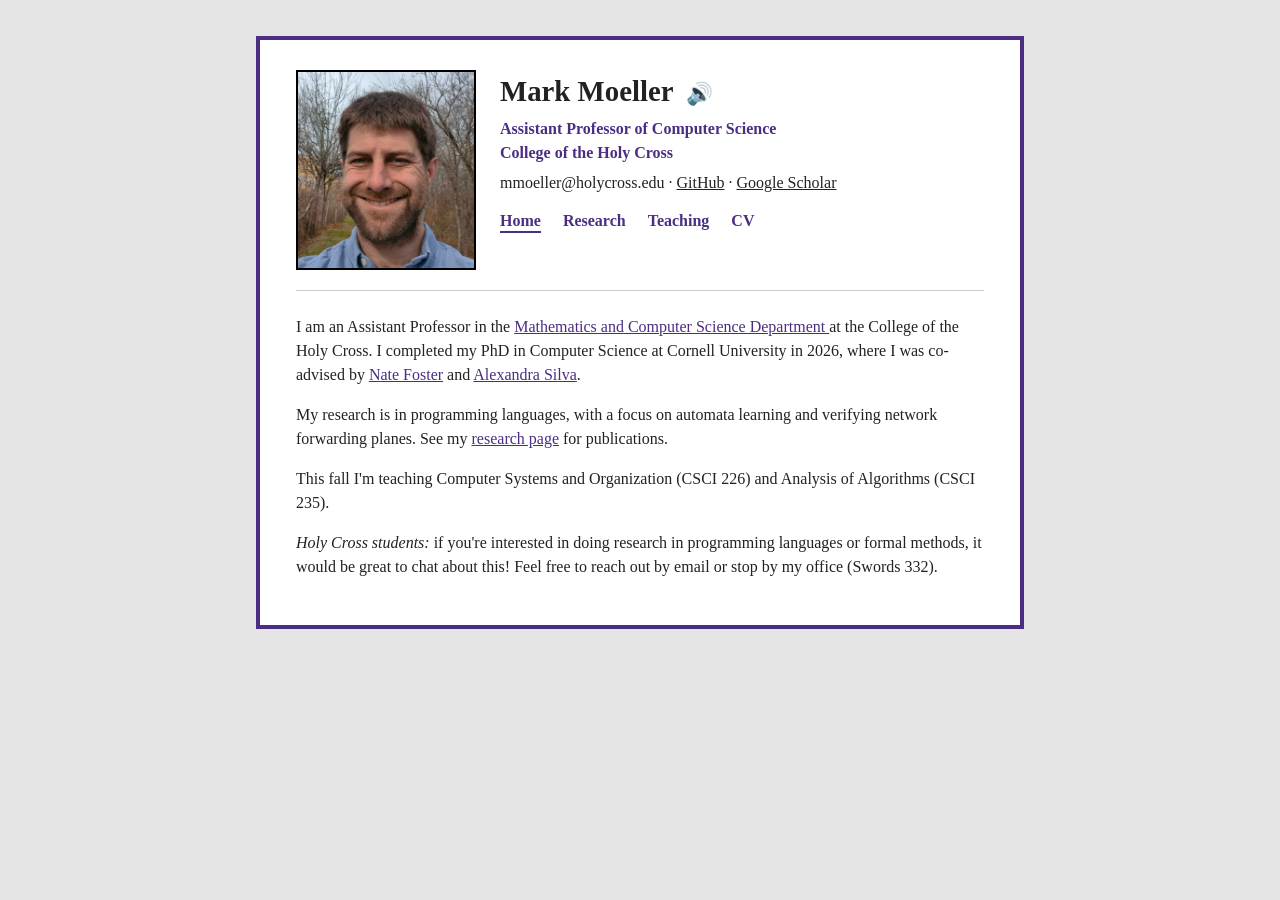
<file: index.html>
<!DOCTYPE html>
<html lang="en">
<head>
    <meta charset="utf-8">
    <meta name="viewport" content="width=device-width, initial-scale=1">
    <title>Mark Moeller</title>
    <link rel="stylesheet" href="style.css">
</head>
<body>
<audio id="name-audio" src="markmoeller.mp3"></audio>
<div class="page">
    <header class="header">
        <img class="portrait" src="img/markmoeller-rectrail.jpg" alt="Photo of Mark Moeller">
        <div class="header-text">
            <h1>Mark Moeller
                <button class="speak-button" onclick="document.getElementById('name-audio').play()" aria-label="Hear name pronounced">🔊</button>
            </h1>
            <p class="title">Assistant Professor of Computer Science<br>College of the Holy Cross</p>
            <p class="contact">
                mmoeller@holycross.edu
                &middot; <a href="https://github.com/mdmoeller" target="_blank" rel="noopener">GitHub</a>
                &middot; <a href="https://scholar.google.com/citations?user=9KvinzYAAAAJ" target="_blank" rel="noopener">Google Scholar</a>
            </p>
            <nav class="site-nav">
                <a href="index.html" class="active" aria-current="page">Home</a>
                <a href="research.html">Research</a>
                <a href="teaching.html">Teaching</a>
                <a href="pdf/cv.pdf" target="_blank" rel="noopener">CV</a>
            </nav>
        </div>
    </header>
    <main>
        <p>
        I am an Assistant Professor in the
        <a href="https://www.holycross.edu/academics/department/mathematics-computer-science">
        Mathematics and Computer Science Department
        </a>
        at the College of the Holy Cross. I completed my PhD in Computer Science at
        Cornell University in 2026, where I was co-advised by
        <a href="https://natefoster.org">Nate Foster</a>
        and
        <a href="https://alexandrasilva.org">Alexandra Silva</a>.
        </p>
        <p>
        My research is in programming languages, with a focus on automata learning
        and verifying network forwarding planes. See my
        <a href="research.html">research page</a> for publications.
        </p>
        <p>
        This fall I'm teaching Computer Systems and Organization (CSCI 226) and
        Analysis of Algorithms (CSCI 235).
        </p>
        <p>
        <em>Holy Cross students:</em> if you're interested in doing research in
        programming languages or formal methods, it would be great to chat about this!
        Feel free to reach out by email or stop by my office (Swords 332).
        </p>
    </main>
</div>
</body>
</html>
</file>
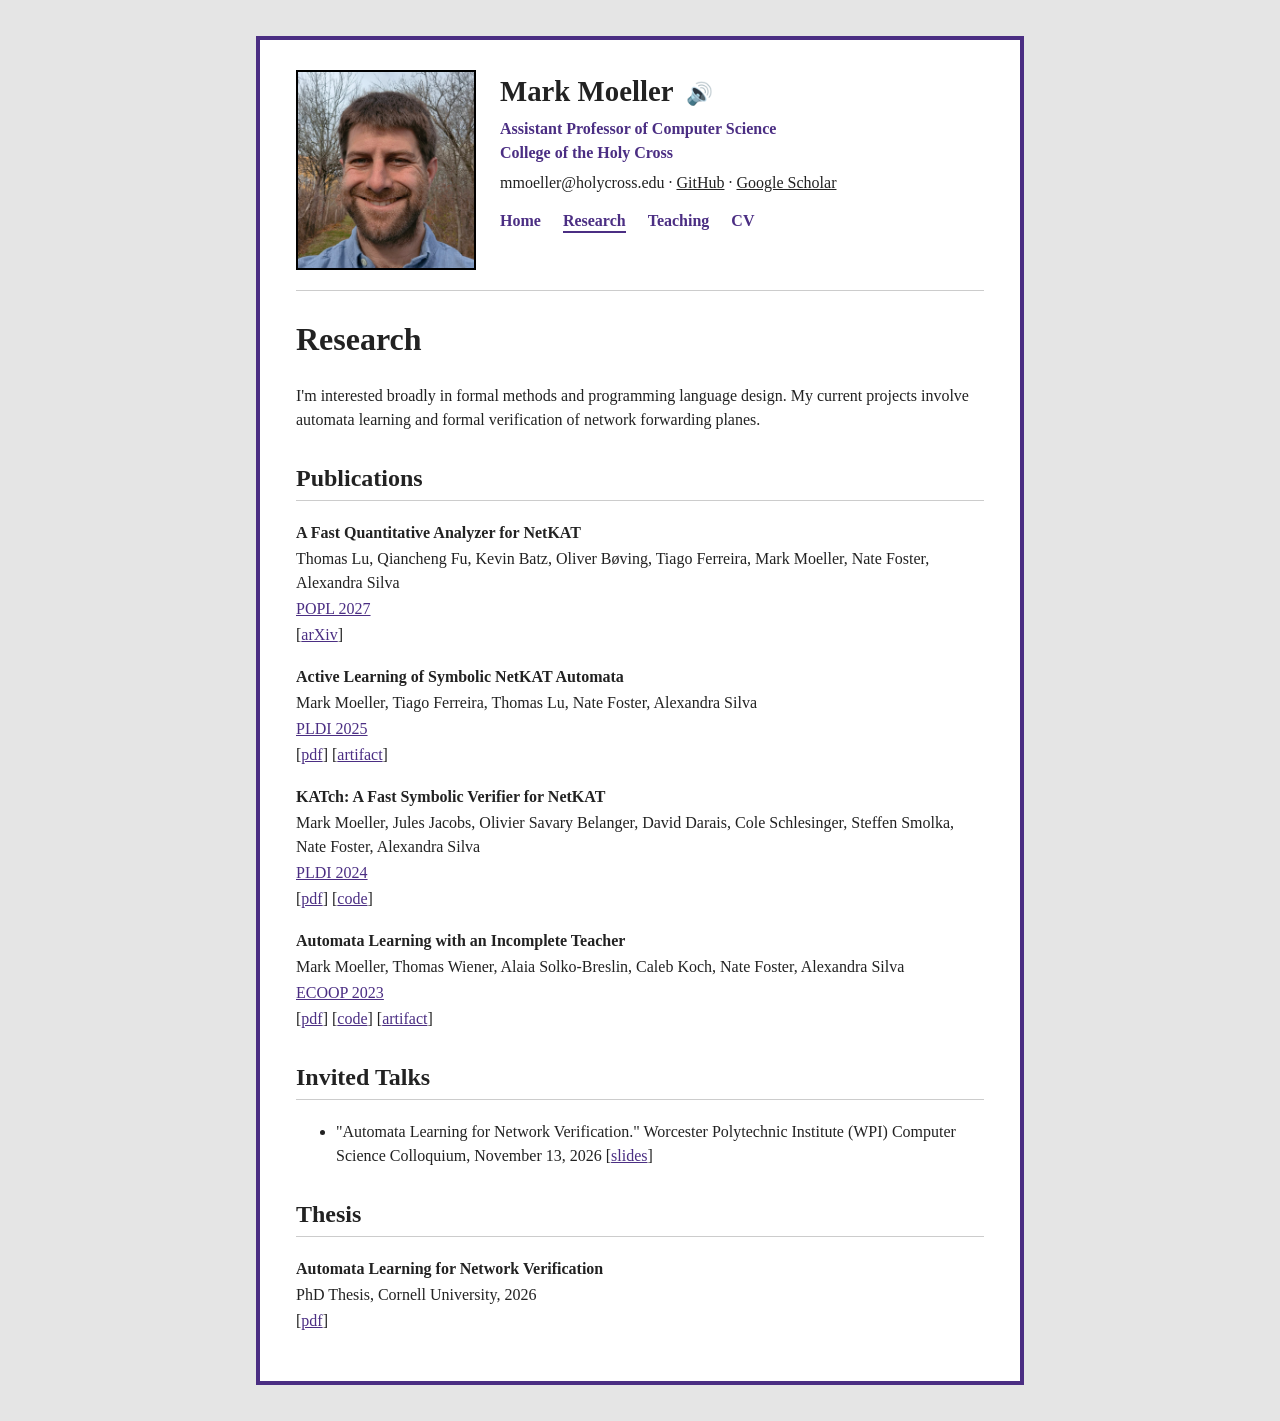
<file: research.html>
<!DOCTYPE html>
<html lang="en">
<head>
    <meta charset="utf-8">
    <meta name="viewport" content="width=device-width, initial-scale=1">
    <title>Mark Moeller — Research</title>
    <link rel="stylesheet" href="style.css">
</head>
<body>
<audio id="name-audio" src="markmoeller.mp3"></audio>
<div class="page">
    <header class="header">
        <img class="portrait" src="img/markmoeller-rectrail.jpg" alt="Photo of Mark Moeller">
        <div class="header-text">
            <h1>Mark Moeller
                <button class="speak-button" onclick="document.getElementById('name-audio').play()" aria-label="Hear name pronounced">🔊</button>
            </h1>
            <p class="title">Assistant Professor of Computer Science<br>College of the Holy Cross</p>
            <p class="contact">
                mmoeller@holycross.edu
                &middot; <a href="https://github.com/mdmoeller" target="_blank" rel="noopener">GitHub</a>
                &middot; <a href="https://scholar.google.com/citations?user=9KvinzYAAAAJ" target="_blank" rel="noopener">Google Scholar</a>
            </p>
            <nav class="site-nav">
                <a href="index.html">Home</a>
                <a href="research.html" class="active" aria-current="page">Research</a>
                <a href="teaching.html">Teaching</a>
                <a href="pdf/cv.pdf" target="_blank" rel="noopener">CV</a>
            </nav>
        </div>
    </header>
    <main>
        <h1>Research</h1>
        <p>
        I'm interested broadly in formal methods and programming language design.
        My current projects involve automata learning and formal verification of
        network forwarding planes.
        </p>

        <h2>Publications</h2>

        <div class="pub">
            <p class="pub-title">A Fast Quantitative Analyzer for NetKAT</p>
            <p class="pub-authors">Thomas Lu, Qiancheng Fu, Kevin Batz, Oliver Bøving, Tiago Ferreira, Mark Moeller, Nate Foster, Alexandra Silva</p>
            <p class="pub-venue"><a href="https://popl27.sigplan.org/">POPL 2027</a></p>
            <p class="pub-links">[<a href="https://arxiv.org/abs/2607.14420" target="_blank" rel="noopener">arXiv</a>]</p>
        </div>

        <div class="pub">
            <p class="pub-title">Active Learning of Symbolic NetKAT Automata</p>
            <p class="pub-authors">Mark Moeller, Tiago Ferreira, Thomas Lu, Nate Foster, Alexandra Silva</p>
            <p class="pub-venue"><a href="https://pldi25.sigplan.org/">PLDI 2025</a></p>
            <p class="pub-links">[<a href="pdf/nkl.pdf" target="_blank" rel="noopener">pdf</a>] [<a href="https://zenodo.org/records/15230071">artifact</a>]</p>
        </div>

        <div class="pub">
            <p class="pub-title">KATch: A Fast Symbolic Verifier for NetKAT</p>
            <p class="pub-authors">Mark Moeller, Jules Jacobs, Olivier Savary Belanger, David Darais, Cole Schlesinger, Steffen Smolka, Nate Foster, Alexandra Silva</p>
            <p class="pub-venue"><a href="https://pldi24.sigplan.org/">PLDI 2024</a></p>
            <p class="pub-links">[<a href="pdf/katch.pdf" target="_blank" rel="noopener">pdf</a>] [<a href="https://github.com/cornell-netlab/KATch">code</a>]</p>
        </div>

        <div class="pub">
            <p class="pub-title">Automata Learning with an Incomplete Teacher</p>
            <p class="pub-authors">Mark Moeller, Thomas Wiener, Alaia Solko-Breslin, Caleb Koch, Nate Foster, Alexandra Silva</p>
            <p class="pub-venue"><a href="https://conf.researchr.org/home/ecoop-2023">ECOOP 2023</a></p>
            <p class="pub-links">[<a href="pdf/lstarblanks.pdf" target="_blank" rel="noopener">pdf</a>] [<a href="https://github.com/cornell-pl/nerode-public">code</a>] [<a href="https://drops.dagstuhl.de/opus/volltexte/2023/18261">artifact</a>]</p>
        </div>

        <h2>Invited Talks</h2>

        <ul>
            <li>"Automata Learning for Network Verification." Worcester Polytechnic Institute (WPI) Computer Science Colloquium, November 13, 2026 [<a href="pdf/wpi-nov-2026.pdf" target="_blank" rel="noopener">slides</a>]</li>
        </ul>

        <h2>Thesis</h2>

        <div class="pub">
            <p class="pub-title">Automata Learning for Network Verification</p>
            <p class="pub-venue">PhD Thesis, Cornell University, 2026</p>
            <p class="pub-links">[<a href="pdf/thesis.pdf" target="_blank" rel="noopener">pdf</a>]</p>
        </div>
    </main>
</div>
</body>
</html>
</file>
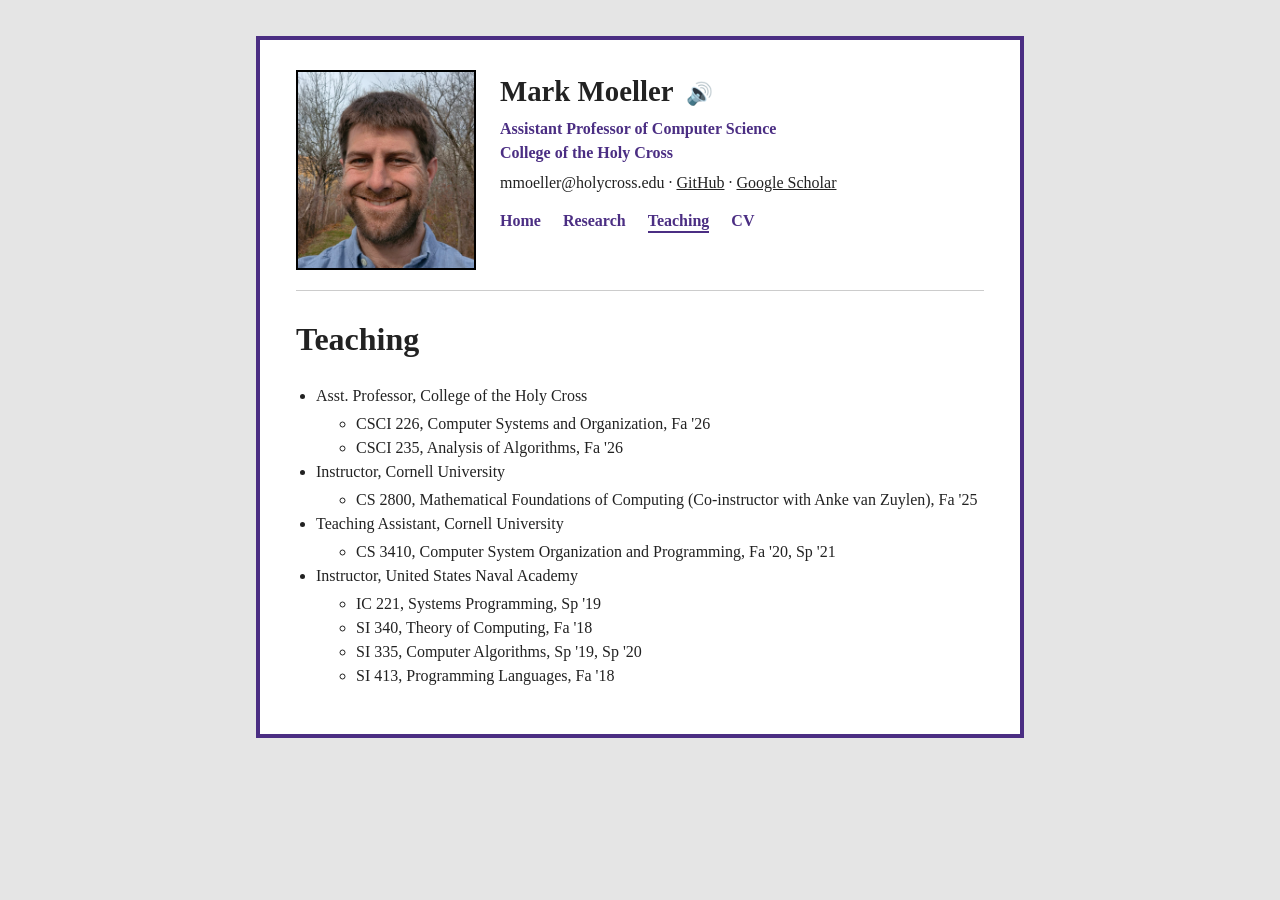
<file: teaching.html>
<!DOCTYPE html>
<html lang="en">
<head>
    <meta charset="utf-8">
    <meta name="viewport" content="width=device-width, initial-scale=1">
    <title>Mark Moeller — Teaching</title>
    <link rel="stylesheet" href="style.css">
</head>
<body>
<audio id="name-audio" src="markmoeller.mp3"></audio>
<div class="page">
    <header class="header">
        <img class="portrait" src="img/markmoeller-rectrail.jpg" alt="Photo of Mark Moeller">
        <div class="header-text">
            <h1>Mark Moeller
                <button class="speak-button" onclick="document.getElementById('name-audio').play()" aria-label="Hear name pronounced">🔊</button>
            </h1>
            <p class="title">Assistant Professor of Computer Science<br>College of the Holy Cross</p>
            <p class="contact">
                mmoeller@holycross.edu
                &middot; <a href="https://github.com/mdmoeller" target="_blank" rel="noopener">GitHub</a>
                &middot; <a href="https://scholar.google.com/citations?user=9KvinzYAAAAJ" target="_blank" rel="noopener">Google Scholar</a>
            </p>
            <nav class="site-nav">
                <a href="index.html">Home</a>
                <a href="research.html">Research</a>
                <a href="teaching.html" class="active" aria-current="page">Teaching</a>
                <a href="pdf/cv.pdf" target="_blank" rel="noopener">CV</a>
            </nav>
        </div>
    </header>
    <main>
        <h1>Teaching</h1>
        <ul class="teaching-list">
            <li> Asst. Professor, College of the Holy Cross
                <ul>
                    <li> CSCI 226, Computer Systems and Organization, Fa '26 </li>
                    <li> CSCI 235, Analysis of Algorithms, Fa '26 </li>
                </ul>
            </li>
            <li> Instructor, Cornell University
                <ul>
                    <li> CS 2800, Mathematical Foundations of Computing
                        (Co-instructor with Anke van Zuylen), Fa '25 </li>
                </ul>
            </li>
            <li> Teaching Assistant, Cornell University
                <ul>
                    <li> CS 3410, Computer System Organization and Programming,
                        Fa '20, Sp '21 </li>
                </ul>
            </li>
            <li> Instructor, United States Naval Academy
                <ul>
                    <li> IC 221, Systems Programming, Sp '19 </li>
                    <li> SI 340, Theory of Computing, Fa '18 </li>
                    <li> SI 335, Computer Algorithms, Sp '19, Sp '20 </li>
                    <li> SI 413, Programming Languages, Fa '18 </li>
                </ul>
            </li>
        </ul>
    </main>
</div>
</body>
</html>
</file>
<file: style.css>
:root {
  --purple: #4B2E83;
  --bg: #e5e5e5;
  --card-bg: #ffffff;
}

* { box-sizing: border-box; }

body {
  margin: 0;
  padding: 40px 20px;
  background-color: var(--bg);
  font-family: Georgia, "Times New Roman", Times, serif;
  color: #222;
  line-height: 1.5;
  overflow-wrap: break-word;
}

.page {
  max-width: 760px;
  margin: 0 auto;
  background-color: var(--card-bg);
  box-shadow: 0 0 0 4px var(--purple);
  padding: 30px 36px;
}

.header {
  display: flex;
  gap: 24px;
  border-bottom: 1px solid #ccc;
  padding-bottom: 20px;
  margin-bottom: 24px;
}

.portrait {
  width: 180px;
  height: 200px;
  object-fit: cover;
  border: 2px solid #000;
}

.header-text h1 { margin: 0 0 4px 0; font-size: 1.8em; color: #222; }

.speak-button {
  border: none;
  background: none;
  cursor: pointer;
  font-size: .75em;
  vertical-align: middle;
}

.title { margin: 0 0 6px 0; font-weight: bold; color: var(--purple); }
.contact { margin: 0 0 14px 0; }
.contact a { color: #222; }

.site-nav a {
  margin-right: 18px;
  color: var(--purple);
  text-decoration: none;
  font-weight: bold;
  border-bottom: 2px solid transparent;
  padding-bottom: 2px;
}

.site-nav a:hover,
.site-nav a.active { border-bottom-color: var(--purple); }

h1, h2 { color: #222; }
h2 { border-bottom: 1px solid #ccc; padding-bottom: 4px; margin-top: 28px; }

a { color: var(--purple); }

.pub { margin-bottom: 18px; }
.pub-title { font-weight: bold; margin: 0 0 2px 0; }
.pub-authors, .pub-venue, .pub-links { margin: 2px 0; }

.note { font-style: italic; color: #555; }

ul.teaching-list { padding-left: 20px; }
ul.teaching-list ul { margin-top: 4px; }

@media (max-width: 600px) {
  body { padding: 20px 12px; }

  .page { padding: 20px 18px; }

  .header {
    flex-direction: column;
    align-items: center;
    text-align: center;
    gap: 12px;
  }

  .portrait { width: 140px; height: 156px; }

  .site-nav a { margin: 0 9px; display: inline-block; }
}
</file>
